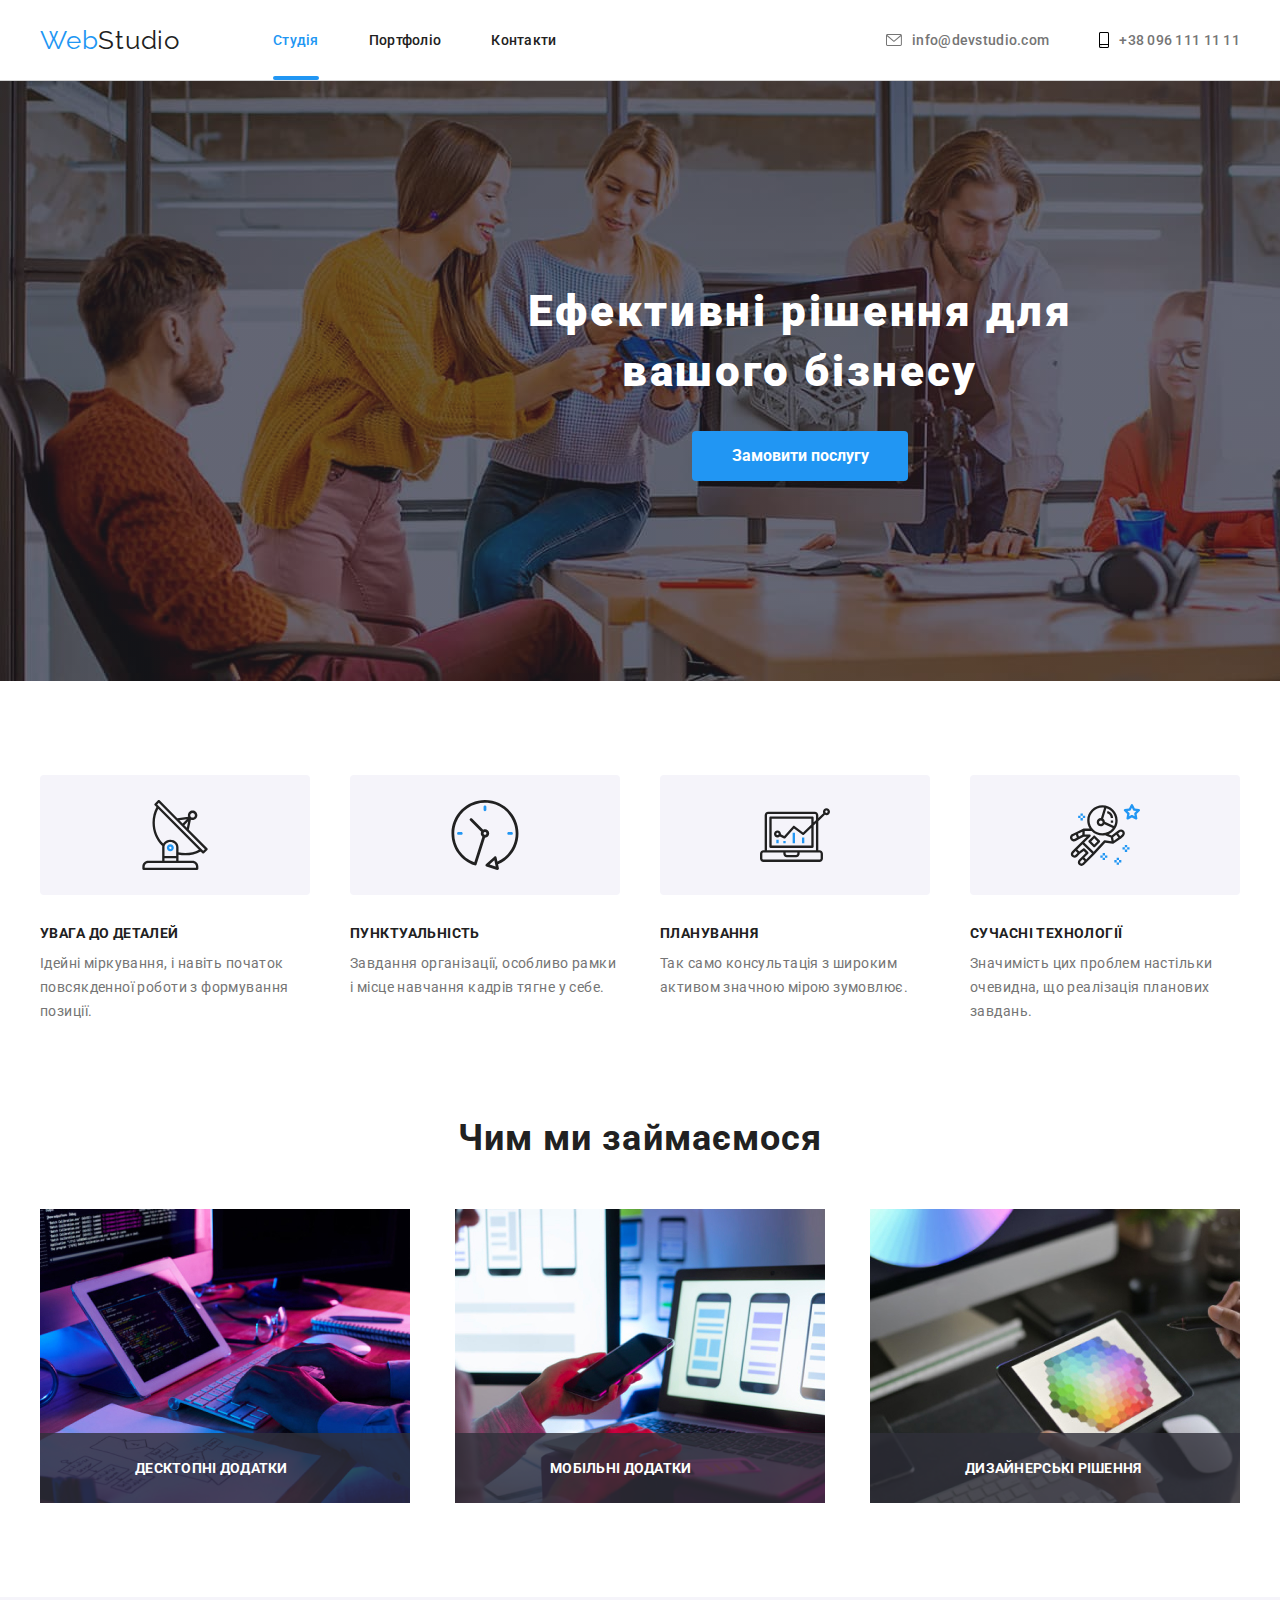
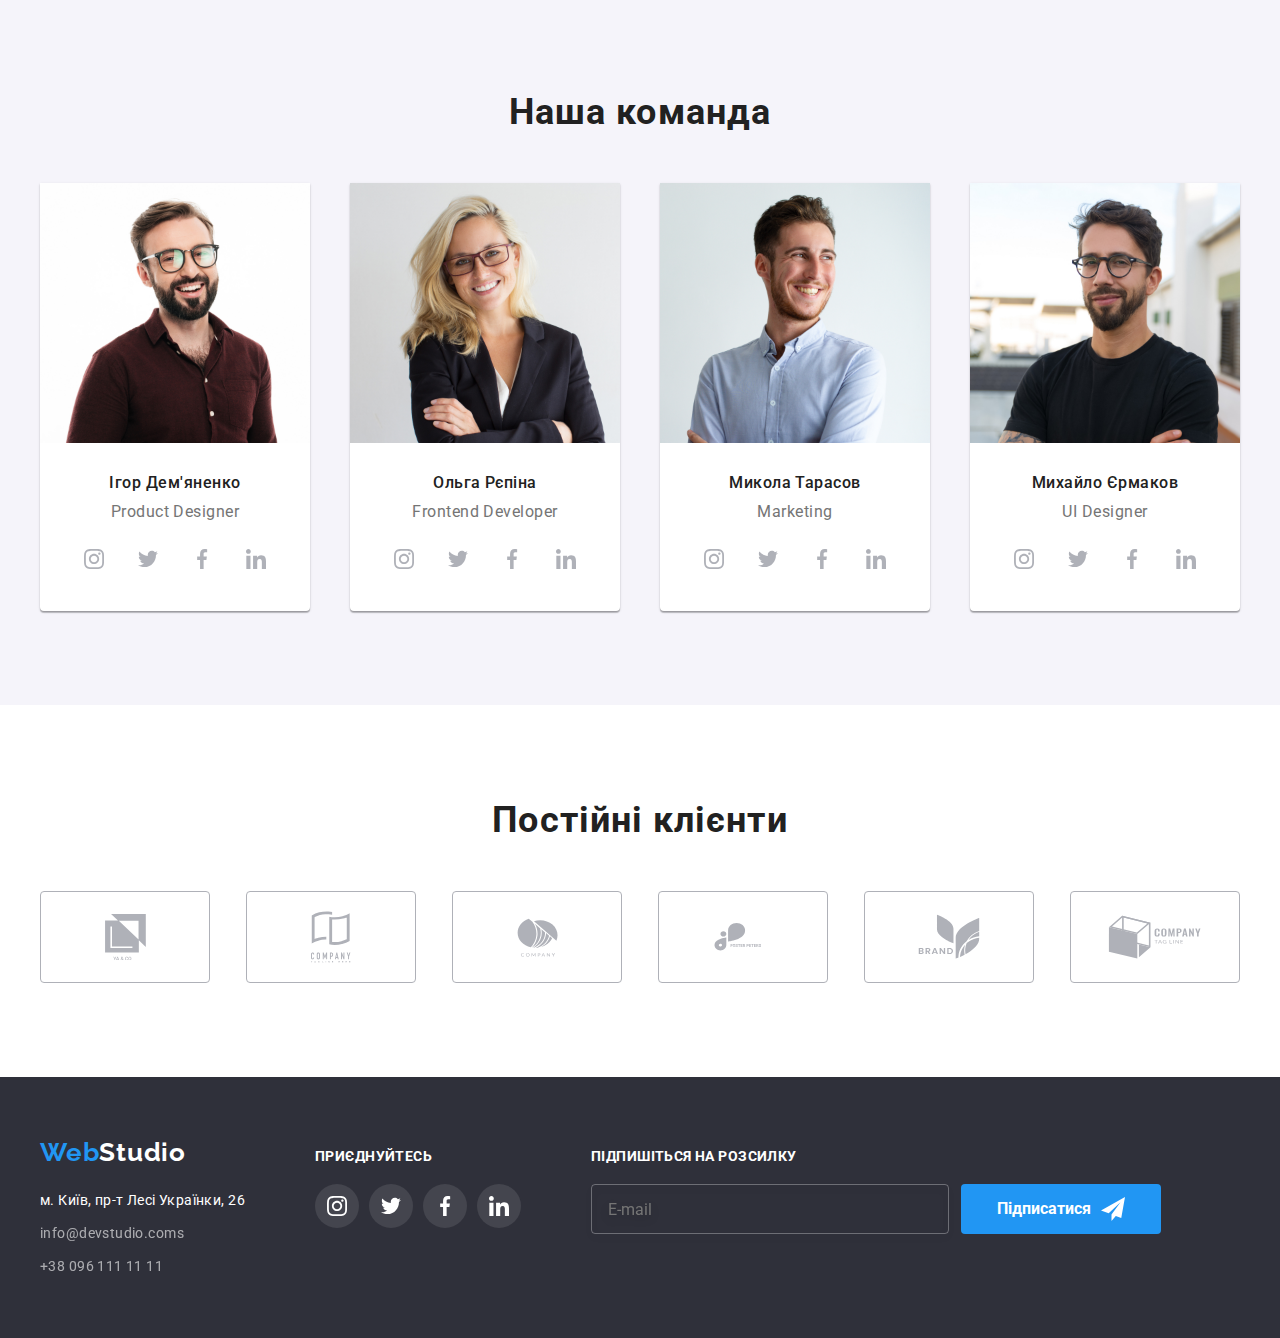
<file: index.html>
<!DOCTYPE html>
<html lang="uk">
  <head>
    <meta charset="UTF-8" />
    <meta http-equiv="X-UA-Compatible" content="IE=edge" />
    <meta name="viewport" content="width=device-width, initial-scale=1.0" />
    <link
      rel="stylesheet"
      href="https://cdnjs.cloudflare.com/ajax/libs/modern-normalize/1.1.0/modern-normalize.min.css"
    />
    <link rel="stylesheet" href="./styles/main.min.css" />
    <link rel="preconnect" href="https://fonts.googleapis.com" />
    <link rel="preconnect" href="https://fonts.gstatic.com" crossorigin />
    <link
      href="https://fonts.googleapis.com/css2?family=Raleway:wght@700&family=Roboto:ital,wght@0,400;0,500;0,700;0,900;1,100&display=swap"
      rel="stylesheet"
    />
    <title>Document</title>
  </head>
  <body>
    <!-- Header-->

    <header class="main-header">
      <div class="container container-flex main-header-container">
        <nav class="flex-center-items flex-1">
          <a class="address-links logo font-700" href="./index.html"
            ><span class="span-blue">Web</span>Studio</a
          >

          <ul class="list-style-none flex-center-items">
            <li class="nav-li">
              <a
                class="address-links link-nav main-header-links span-blue padding-32px block"
                href="./index.html"
                >Студія</a
              >
            </li>

            <li class="nav-li">
              <a
                class="address-links link-nav main-header-links padding-32px flex-link"
                href="./portfolio.html"
                >Портфоліо</a
              >
            </li>

            <li class="nav-li">
              <a
                class="address-links link-nav main-header-links padding-32px flex-link"
                href=""
                >Контакти</a
              >
            </li>
          </ul>
        </nav>

        <!--contact menu-->

        <ul class="list-style-none flex-center-items auth-nav">
          <li class="item">
            <a
              class="address-links link-nav email-header main-header-links padding-32px flex-link"
              href="mailto:info@devstudio.com"
            >
              <svg class="icon grey-color" width="16" height="12">
                <use href="./images/icons.svg#icon-email-icon-optimized"></use>
              </svg>

              info@devstudio.com
            </a>
          </li>
          <li class="item">
            <a
              class="address-links link-nav tel-header main-header-links padding-32px flex-link"
              href="tel:+380961111111"
            >
              <svg class="icon" width="10" height="16">
                <use href="./images/icons.svg#icon-smart"></use>
              </svg>
              +38 096 111 11 11</a
            >
          </li>
        </ul>
      </div>
    </header>

    <main>
      <!--Hero-->

      <section class="main-page overlay">
        <div class="hero-container container">
          <h1 class="main-page-text">
            Ефективні рішення для<br />
            вашого бізнесу
          </h1>
          <button data-modal-open type="button" class="main-page-button">
            Замовити послугу
          </button>
        </div>
      </section>

      <!--our advantage-->

      <section class="section-advantage section">
        <div class="container">
          <h2 class="title-hide">Наші принципи</h2>
          <ul
            class="flex list-style-none main-section-list main-section-list-card"
          >
            <li class="w-270px">
              <div class="advantage-card mb-30px">
                <svg class="icon" width="70" height="70">
                  <use href="./images/icons.svg#icon-antenna"></use>
                </svg>
              </div>

              <h2 class="main-section-list-title">УВАГА ДО ДЕТАЛЕЙ</h2>

              <p class="main-section-list-paragraph">
                Ідейні міркування, і навіть початок повсякденної роботи з
                формування позиції.
              </p>
            </li>

            <li class="w-270px">
              <div class="advantage-card mb-30px">
                <svg class="icon" width="70" height="70">
                  <use href="./images/icons.svg#icon-clock"></use>
                </svg>
              </div>

              <h2 class="main-section-list-title">ПУНКТУАЛЬНІСТЬ</h2>
              <p class="main-section-list-paragraph">
                Завдання організації, особливо рамки і місце навчання кадрів
                тягне у себе.
              </p>
            </li>

            <li class="w-270px">
              <div class="advantage-card mb-30px">
                <svg class="icon" width="70" height="70">
                  <use href="./images/icons.svg#icon-diagram"></use>
                </svg>
              </div>

              <h2 class="main-section-list-title">ПЛАНУВАННЯ</h2>
              <p class="main-section-list-paragraph">
                Так само консультація з широким активом значною мірою зумовлює.
              </p>
            </li>
            <li class="w-270px">
              <div class="advantage-card mb-30px">
                <svg class="icon" width="70" height="70">
                  <use href="./images/icons.svg#icon-astronaut"></use>
                </svg>
              </div>

              <h2 class="main-section-list-title">СУЧАСНІ ТЕХНОЛОГІЇ</h2>
              <p class="main-section-list-paragraph">
                Значимість цих проблем настільки очевидна, що реалізація
                планових завдань.
              </p>
            </li>
          </ul>
        </div>
      </section>

      <!--What we are doing?-->

      <section class="section padding-top-0px">
        <div class="container">
          <h2 class="work-example-title text-black-color text-aling">
            Чим ми займаємося
          </h2>
          <ul class="flex list-style-none work-example-list">
            <li class="work-example__li w-370px">
              <img
                class="img-block"
                src="./images/img_1.jpg"
                alt="Десктопні додатки, мобільні додатки та дизайнерські рішення"
              />
              <div class="work-example__textoverlay">
                <p>Десктопні додатки</p>
              </div>
            </li>
            <li class="work-example__li w-370px">
              <img
                class="img-block"
                src="./images/img_2.jpg"
                alt="розробліємо інтерфейс додатку"
              />
              <div class="work-example__textoverlay">
                <p>Мобільні додатки</p>
              </div>
            </li>
            <li class="work-example__li w-370px">
              <img
                class="img-block"
                src="./images/img_3.jpg"
                alt="дизайн додатку"
              />
              <div class="work-example__textoverlay">
                <p>Дизайнерські рішення</p>
              </div>
            </li>
          </ul>
        </div>
      </section>

      <!--our team-->

      <section class="section our-team backgroud-color">
        <div class="container">
          <h2 class="our-team-title font-700 text-black-color">Наша команда</h2>
          <ul class="list-style-none flex just-cont-sp">
            <!-- TEAM CARDS -->
            <li class="team-card w-270px">
              <img
                class="mb-30px img-block"
                src="./images/igor.jpg"
                alt="Ігор Дем'яненко"
                width="270"
              />
              <h3 class="our-team-names">Ігор Дем'яненко</h3>
              <p lang="en" class="our-team-position">Product Designer</p>

              <!-- LINKS SVG -->
              <ul class="social-links list-style-none">
                <li>
                  <a class="icon-link" href="#" aria-label="instagram">
                    <svg
                      class="icon-team-link static-color"
                      width="20"
                      height="20"
                    >
                      <use href="./images/icons.svg#icon-instagram"></use>
                    </svg>
                  </a>
                </li>

                <li>
                  <a class="icon-link" href="#" aria-label="twitter">
                    <svg
                      class="icon-team-link static-color"
                      width="20"
                      height="20"
                    >
                      <use href="./images/icons.svg#icon-twitter"></use>
                    </svg>
                  </a>
                </li>

                <li>
                  <a class="icon-link" href="#" aria-label="facebook">
                    <svg
                      class="icon-team-link static-color"
                      width="20"
                      height="20"
                    >
                      <use href="./images/icons.svg#icon-facebook"></use>
                    </svg>
                  </a>
                </li>

                <li>
                  <a class="icon-link" href="#" aria-label="linkedln">
                    <svg
                      class="icon-team-link static-color"
                      width="20"
                      height="20"
                    >
                      <use href="./images/icons.svg#icon-linkedin"></use>
                    </svg>
                  </a>
                </li>
              </ul>
            </li>

            <!-- TEAM CARD -->
            <li class="team-card w-270px">
              <img
                class="mb-30px img-block"
                src="./images/olga.jpg"
                alt="Ольга Рєпіна"
                width="270"
              />
              <h3 class="our-team-names">Ольга Рєпіна</h3>
              <p lang="en" class="our-team-position">Frontend Developer</p>
              <!-- LINKS SVG -->
              <ul class="social-links list-style-none">
                <li>
                  <a class="icon-link" href="#" aria-label="instagram">
                    <svg
                      class="icon-team-link static-color"
                      width="20"
                      height="20"
                    >
                      <use href="./images/icons.svg#icon-instagram"></use>
                    </svg>
                  </a>
                </li>

                <li>
                  <a class="icon-link" href="#" aria-label="twitter">
                    <svg
                      class="icon-team-link static-color"
                      width="20"
                      height="20"
                    >
                      <use href="./images/icons.svg#icon-twitter"></use>
                    </svg>
                  </a>
                </li>

                <li>
                  <a class="icon-link" href="#" aria-label="facebook">
                    <svg
                      class="icon-team-link static-color"
                      width="20"
                      height="20"
                    >
                      <use href="./images/icons.svg#icon-facebook"></use>
                    </svg>
                  </a>
                </li>

                <li>
                  <a class="icon-link" href="#" aria-label="linkedln">
                    <svg
                      class="icon-team-link static-color"
                      width="20"
                      height="20"
                    >
                      <use href="./images/icons.svg#icon-linkedin"></use>
                    </svg>
                  </a>
                </li>
              </ul>
            </li>

            <!-- TEAM CARD -->
            <li class="team-card w-270px">
              <img
                class="mb-30px img-block"
                src="./images/mucola.jpg"
                alt="Микола Тарасов"
                width="270"
              />
              <h3 class="our-team-names">Микола Тарасов</h3>
              <p lang="en" class="our-team-position">Marketing</p>
              <!-- LINKS-ICON -->
              <ul class="social-links list-style-none">
                <li>
                  <a class="icon-link" href="#" aria-label="instagram">
                    <svg
                      class="icon-team-link static-color"
                      width="20"
                      height="20"
                    >
                      <use href="./images/icons.svg#icon-instagram"></use>
                    </svg>
                  </a>
                </li>

                <li>
                  <a class="icon-link" href="#" aria-label="twitter">
                    <svg
                      class="icon-team-link static-color"
                      width="20"
                      height="20"
                    >
                      <use href="./images/icons.svg#icon-twitter"></use>
                    </svg>
                  </a>
                </li>

                <li>
                  <a class="icon-link" href="#" aria-label="facebook">
                    <svg
                      class="icon-team-link static-color"
                      width="20"
                      height="20"
                    >
                      <use href="./images/icons.svg#icon-facebook"></use>
                    </svg>
                  </a>
                </li>

                <li>
                  <a class="icon-link" href="#" aria-label="linkedln">
                    <svg
                      class="icon-team-link static-color"
                      width="20"
                      height="20"
                    >
                      <use href="./images/icons.svg#icon-linkedin"></use>
                    </svg>
                  </a>
                </li>
              </ul>
            </li>

            <!-- TEAM CARD -->
            <li class="team-card w-270px">
              <img
                class="mb-30px img-block"
                src="./images/mihail.jpg"
                alt="Михайло Єрмаков"
                width="270"
              />
              <h3 class="our-team-names">Михайло Єрмаков</h3>
              <p lang="en" class="our-team-position">UI Designer</p>

              <!-- LINKS SVG -->
              <ul class="social-links list-style-none">
                <li>
                  <a class="icon-link" href="#" aria-label="instagram">
                    <svg
                      class="icon-team-link static-color"
                      width="20"
                      height="20"
                    >
                      <use href="./images/icons.svg#icon-instagram"></use>
                    </svg>
                  </a>
                </li>

                <li>
                  <a class="icon-link" href="#" aria-label="twitter">
                    <svg
                      class="icon-team-link static-color"
                      width="20"
                      height="20"
                    >
                      <use href="./images/icons.svg#icon-twitter"></use>
                    </svg>
                  </a>
                </li>

                <li>
                  <a class="icon-link" href="#" aria-label="facebook">
                    <svg
                      class="icon-team-link static-color"
                      width="20"
                      height="20"
                    >
                      <use href="./images/icons.svg#icon-facebook"></use>
                    </svg>
                  </a>
                </li>

                <li>
                  <a class="icon-link" href="#" aria-label="linkedln">
                    <svg
                      class="icon-team-link static-color"
                      width="20"
                      height="20"
                    >
                      <use href="./images/icons.svg#icon-linkedin"></use>
                    </svg>
                  </a>
                </li>
              </ul>
            </li>
          </ul>
        </div>
      </section>

      <!--our-clients-->
      <section class="our-clients p-94px">
        <div class="container">
          <h2 class="our-team-title font-700 text-black-color">
            Постійні клієнти
          </h2>

          <ul class="flex list-style-none work-example-list gap-30px">
            <!--one-->
            <li>
              <a class="link-clients flex" href="">
                <svg
                  class="link-clients-logo static-color"
                  width="41"
                  height="46.7"
                >
                  <use href="./images/icons.svg#client-1"></use>
                </svg>
              </a>
            </li>
            <!--two-->
            <li>
              <a class="link-clients flex" href="">
                <svg
                  class="link-clients-logo static-color"
                  width="40"
                  height="52"
                >
                  <use href="./images/icons.svg#client-2"></use>
                </svg>
              </a>
            </li>
            <!--three-->
            <li>
              <a class="link-clients flex" href="">
                <svg
                  class="link-clients-logo static-color"
                  width="41"
                  height="46.7"
                >
                  <use href="./images/icons.svg#client-3"></use>
                </svg>
              </a>
            </li>
            <!--four-->
            <li>
              <a class="link-clients flex" href="">
                <svg
                  class="link-clients-logo static-color"
                  width="84.44"
                  height="40.62"
                >
                  <use href="./images/icons.svg#client-4"></use>
                </svg>
              </a>
            </li>
            <!--five-->
            <li>
              <a class="link-clients flex" href="">
                <svg
                  class="link-clients-logo static-color"
                  width="62.54"
                  height="45.43"
                >
                  <use href="./images/icons.svg#client-5"></use>
                </svg>
              </a>
            </li>
            <!--fix-->
            <li>
              <a class="link-clients flex" href="">
                <svg
                  class="link-clients-logo static-color"
                  width="93.79"
                  height="43.93"
                >
                  <use href="./images/icons.svg#client-6"></use>
                </svg>
              </a>
            </li>
          </ul>
        </div>
      </section>
    </main>

    <!--Contact information-->

    <footer class="footer">
      <div class="container flex gap-70px footer-container">
        <div>
          <a class="logo" href=""><span class="span-blue">Web</span>Studio </a>

          <address class="footer-address">
            <ul class="list-style-none">
              <li class="item-footer">
                <a
                  class="address-links text-white-color"
                  href="https://www.google.com/maps/place/Lesi+Ukrainky+Blvd,+26,+Kyiv,+Ukraine,+02000/@50.4270183,30.5396073,3a,75y,240.65h,90t/data=!3m4!1e1!3m2!1smcVtNysL1uE3tpJzUcDMwA!2e0!4m2!3m1!1s0x40d4cf0e033ecbe9:0x57a4dffefec77da0?sa=X&ved=2ahUKEwjeqsyV_9P8AhXHl4sKHWf-DNIQxB16BAgYEAM"
                  >м. Київ, пр-т Лесі Українки, 26</a
                >
              </li>

              <li class="item-footer">
                <a
                  class="address-links text-white-color opasity-whit-60"
                  href="emailto:info@devstudio.com"
                  >info@devstudio.coms
                </a>
              </li>

              <li class="item-footer">
                <a
                  class="address-links text-white-color opasity-whit-60"
                  href="tel:+380961111111"
                  >+38 096 111 11 11</a
                >
              </li>
            </ul>
          </address>
        </div>

        <div>
          <span class="form-title">приєднуйтесь</span>
          <ul class="social-links-form list-style-none">
            <li>
              <a class="icon-link-footer" href="#" aria-label="instagram">
                <svg
                  class="icon-team-link static-color-footer"
                  width="20"
                  height="20"
                >
                  <use href="./images/icons.svg#icon-instagram"></use>
                </svg>
              </a>
            </li>

            <li>
              <a class="icon-link-footer" href="#" aria-label="twitter">
                <svg
                  class="icon-team-link static-color-footer"
                  width="20"
                  height="20"
                >
                  <use href="./images/icons.svg#icon-twitter"></use>
                </svg>
              </a>
            </li>

            <li>
              <a class="icon-link-footer" href="#" aria-label="facebook">
                <svg
                  class="icon-team-link static-color-footer"
                  width="20"
                  height="20"
                >
                  <use href="./images/icons.svg#icon-facebook"></use>
                </svg>
              </a>
            </li>

            <li>
              <a class="icon-link-footer" href="#" aria-label="linkedln">
                <svg
                  class="icon-team-link static-color-footer"
                  width="20"
                  height="20"
                >
                  <use href="./images/icons.svg#icon-linkedin"></use>
                </svg>
              </a>
            </li>
          </ul>
        </div>

        <!--inputs-->
        <div class="footer-email-input">
          <span class="form-title">Підпишіться на розсилку</span>
          <form class="form-email">
            <input
              class="form-input"
              type="email"
              placeholder="E-mail"
              name="form-input"
            />
            <button class="footer-button" type="submit">
              Підписатися
              <svg class="svg-sent" width="24" height="24">
                <use href="./images/icons.svg#sent-button"></use>
              </svg>
            </button>
          </form>
        </div>
      </div>
    </footer>

    <!--modal form-->

    <div data-modal class="backdrop is-hidden">
      <div class="modal">
        <button class="modal__button" data-modal-close>
          <svg class="icon-close" width="30" height="30">
            <use href="./images/icons.svg#icon-close"></use>
          </svg>
        </button>
        <!--form-->

        <form class="modal-form">
          <strong class="form-modal-title">
            Залиште свої дані, ми вам передзвонимо
          </strong>
          <label class="modal-label">
            <span class="modal-comment">Ім'я</span>
            <input class="modal-input" type="text" name="name" />
            <svg class="modal-icon" width="12" height="12">
              <use href="./images/icons.svg#modal-person"></use>
            </svg>
          </label>

          <label class="modal-label">
            <span class="modal-comment">Телефон</span>
            <input class="modal-input" type="tel" name="tel" />
            <svg class="modal-icon" width="12" height="12">
              <use href="./images/icons.svg#modal-telefon"></use>
            </svg>
          </label>

          <label class="modal-label">
            <span class="modal-comment">Пошта</span>
            <input class="modal-input" type="email" name="email" />
            <svg class="modal-icon" width="12" height="12">
              <use href="./images/icons.svg#modal-email"></use>
            </svg>
          </label>

          <label class="modal-label">
            <span class="modal-comment">Коментар</span>

            <textarea
              class="modal-input-textarea"
              placeholder="Введіть текст"
              name="comment"
            ></textarea>
          </label>

          <label class="modal-label-checkbox">
            <input
              class="modal-checkbox"
              type="checkbox"
              name="checkbos-condotion"
            />
            <span class="checkbox-custom">
              <svg class="checkbox-icon" width="16" height="15">
                <use href="./images/icons.svg#checkbox-icon"></use>
              </svg>
            </span>
            <span class="modal-comment-link"
              >Погоджуюся з розсилкою та приймаю
              <a href="">Умови договору</a></span
            >
          </label>
          <button class="modal-form-button" type="submit">Відправити</button>
        </form>
      </div>
    </div>

    <script src="./modal.js"></script>
  </body>
</html>
</file>
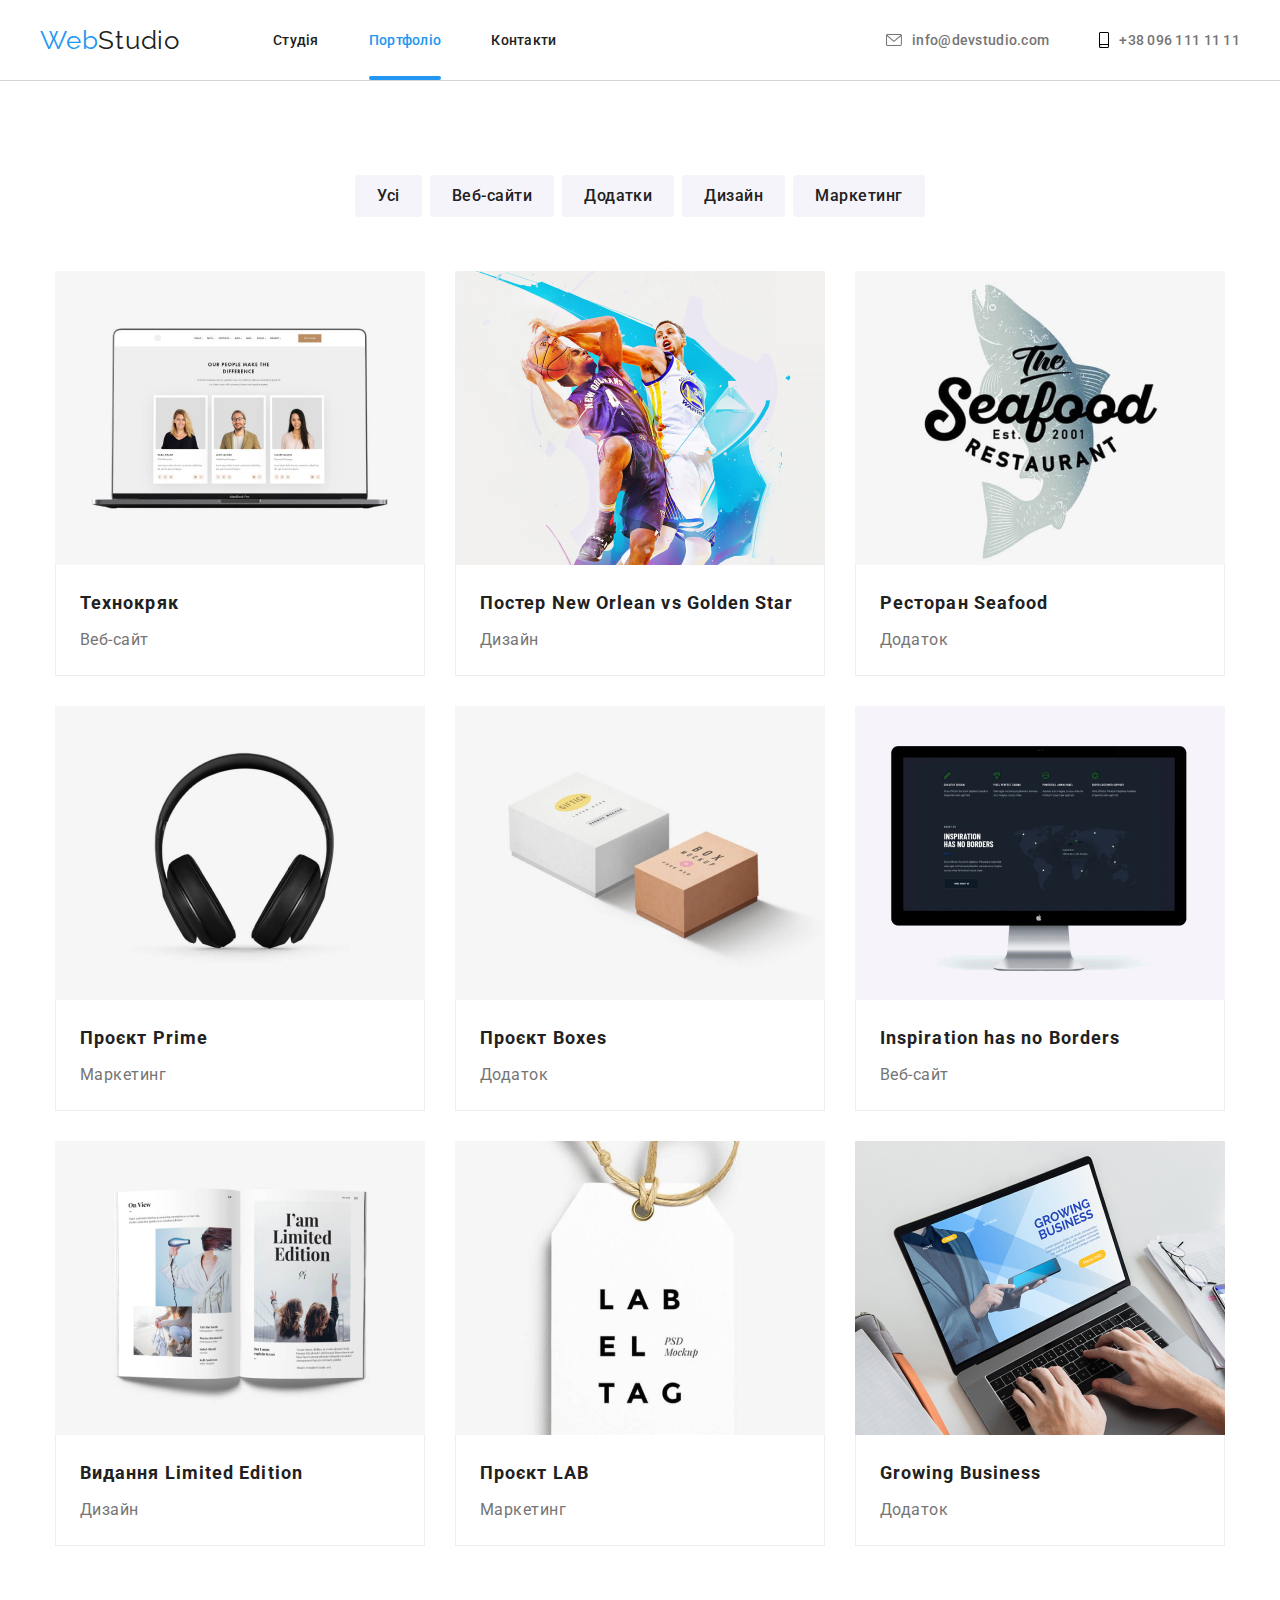
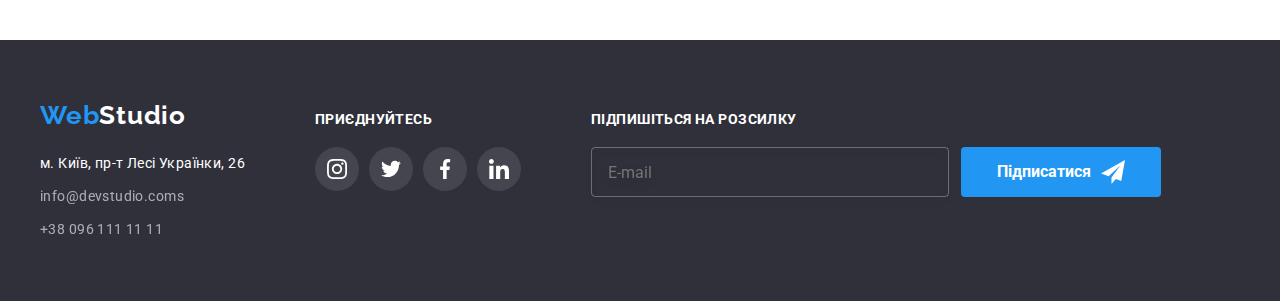
<file: portfolio.html>
<!DOCTYPE html>
<html lang="uk">
  <head>
    <meta charset="UTF-8" />
    <meta http-equiv="X-UA-Compatible" content="IE=edge" />
    <meta name="viewport" content="width=device-width, initial-scale=1.0" />
    <link
      rel="stylesheet"
      href="https://cdnjs.cloudflare.com/ajax/libs/modern-normalize/1.1.0/modern-normalize.min.css"
    />
    <link rel="stylesheet" href="./styles/main.min.css" />
    <link rel="preconnect" href="https://fonts.googleapis.com" />
    <link rel="preconnect" href="https://fonts.gstatic.com" crossorigin />
    <link
      href="https://fonts.googleapis.com/css2?family=Raleway:wght@700&family=Roboto:ital,wght@0,400;0,500;0,700;0,900;1,100&display=swap"
      rel="stylesheet"
    />
    <title>Document</title>
  </head>
  <body>
    <!--Header-menu-->

    <header class="main-header header-portfolio">
      <div class="container container-flex main-header-container">
        <nav class="flex-center-items flex-1">
          <a class="address-links logo" href="./index.html"
            ><span class="span-blue">Web</span>Studio</a
          >
          <ul class="list-style-none flex-center-items">
            <li class="nav-li">
              <a
                class="address-links link-nav main-header-links padding-32px block"
                href="./index.html"
                >Студія</a
              >
            </li>

            <li class="nav-li">
              <a
                class="address-links link-nav main-header-links span-blue padding-32px block"
                href="./portfolio.html"
                >Портфоліо</a
              >
            </li>

            <li class="nav-li">
              <a
                class="address-links link-nav main-header-links padding-32px block"
                href=""
                >Контакти</a
              >
            </li>
          </ul>
        </nav>

        <!--contact menu-->

        <ul class="list-style-none flex-center-items auth-nav">
          <li class="item">
            <a
              data-modal-open
              class="address-links link-nav email-header main-header-links padding-32px flex-link"
              href="mailto:info@devstudio.com"
            >
              <svg class="icon grey-color" width="16" height="12">
                <use href="./images/icons.svg#icon-email-icon-optimized"></use>
              </svg>

              info@devstudio.com
            </a>
          </li>
          <li class="item">
            <a
              class="address-links link-nav tel-header main-header-links padding-32px flex-link"
              href="tel:+380961111111"
            >
              <svg class="icon" width="10" height="16">
                <use href="./images/icons.svg#icon-smart"></use>
              </svg>
              +38 096 111 11 11</a
            >
          </li>
        </ul>
      </div>
    </header>

    <main>
      <!--Buttons-->

      <section class="main-buttons-portfolio">
        <div class="container-portfolio">
          <h1 class="title-hide">Приклад робіт</h1>
          <ul class="main-button-list-portfolio list-style-none">
            <li>
              <button
                class="portfolio-button font-500 text-black-color"
                type="button"
              >
                Усі
              </button>
            </li>
            <li>
              <button
                class="portfolio-button font-500 text-black-color"
                type="button"
              >
                Веб-сайти
              </button>
            </li>
            <li>
              <button
                class="portfolio-button font-500 text-black-color"
                type="button"
              >
                Додатки
              </button>
            </li>
            <li>
              <button
                class="portfolio-button font-500 text-black-color"
                type="button"
              >
                Дизайн
              </button>
            </li>
            <li>
              <button
                class="portfolio-button font-500 text-black-color"
                type="button"
              >
                Маркетинг
              </button>
            </li>
          </ul>

          <!--Examples-->

          <ul class="our-examples list-style-none">
            <li class="list-element">
              <a class="list__link" href="">
                <img
                  class="img-block"
                  src="./images/techno_1.jpg"
                  alt="Технокряк"
                />
                <div class="text-overlay">
                  <p>
                    Ресурс пропонує комплексні пропозиції з різним рівнем
                    функціоналу та сервісів. Все це дозволить відвідувачу
                    отримати вичерпні відомості про компанію чи приватну особу.
                  </p>
                </div>
                <div class="h2-p">
                  <h2 class="img-title font-size-18 text-black-color mb-4">
                    Технокряк
                  </h2>
                  <p class="img-paragraph text-grey-color font-400">Веб-сайт</p>
                </div>
              </a>
            </li>

            <li class="list-element">
              <a class="list__link" href="">
                <img
                  class="img-block"
                  src="./images/backetball_2.jpg"
                  alt="Постер New Orlean vs Golden Star"
                />
                <div class="text-overlay">
                  <p>
                    Ресурс пропонує комплексні пропозиції з різним рівнем
                    функціоналу та сервісів. Все це дозволить відвідувачу
                    отримати вичерпні відомості про компанію чи приватну особу.
                  </p>
                </div>
                <div class="h2-p">
                  <h2 class="img-title font-size-18 text-black-color mb-4">
                    Постер <span lang="en">New Orlean vs Golden Star</span>
                  </h2>
                  <p class="img-paragraph text-grey-color font-400">Дизайн</p>
                </div>
              </a>
            </li>

            <li class="list-element">
              <a class="list__link" href="">
                <img
                  class="img-block"
                  src="./images/seafood_3.jpg"
                  alt="Ресторан Seafood"
                />
                <div class="text-overlay">
                  <p>
                    Ресурс пропонує комплексні пропозиції з різним рівнем
                    функціоналу та сервісів. Все це дозволить відвідувачу
                    отримати вичерпні відомості про компанію чи приватну особу.
                  </p>
                </div>
                <div class="h2-p">
                  <h2 class="img-title font-size-18 text-black-color mb-4">
                    Ресторан <span lang="en">Seafood</span>
                  </h2>
                  <p class="img-paragraph text-grey-color font-400">Додаток</p>
                </div>
              </a>
            </li>

            <li class="list-element">
              <a class="list__link" href="">
                <img
                  class="img-block"
                  src="./images/airpods_4.jpg"
                  alt="Проєкт Prime"
                />
                <div class="text-overlay">
                  <p>
                    Ресурс пропонує комплексні пропозиції з різним рівнем
                    функціоналу та сервісів. Все це дозволить відвідувачу
                    отримати вичерпні відомості про компанію чи приватну особу.
                  </p>
                </div>
                <div class="h2-p">
                  <h2 class="img-title font-size-18 text-black-color mb-4">
                    Проєкт <span lang="en">Prime</span>
                  </h2>
                  <p class="img-paragraph text-grey-color font-400">
                    Маркетинг
                  </p>
                </div>
              </a>
            </li>

            <li class="list-element">
              <a class="list__link" href="">
                <img
                  class="img-block"
                  src="images/boxes_6.jpg"
                  alt="Проєкт Boxes"
                />
                <div class="text-overlay">
                  <p>
                    Ресурс пропонує комплексні пропозиції з різним рівнем
                    функціоналу та сервісів. Все це дозволить відвідувачу
                    отримати вичерпні відомості про компанію чи приватну особу.
                  </p>
                </div>
                <div class="h2-p">
                  <h2 class="img-title font-size-18 text-black-color mb-4">
                    Проєкт <span lang="en">Boxes</span>
                  </h2>
                  <p class="img-paragraph text-grey-color font-400">Додаток</p>
                </div>
              </a>
            </li>

            <li class="list-element">
              <a class="list__link" href="">
                <img
                  class="img-block"
                  src="./images/computers_7.jpg"
                  alt="Inspiration has no Borders"
                />
                <div class="text-overlay">
                  <p>
                    Ресурс пропонує комплексні пропозиції з різним рівнем
                    функціоналу та сервісів. Все це дозволить відвідувачу
                    отримати вичерпні відомості про компанію чи приватну особу.
                  </p>
                </div>
                <div class="h2-p">
                  <h2
                    class="img-title font-size-18 text-black-color mb-4"
                    lang="en"
                  >
                    Inspiration has no Borders
                  </h2>
                  <p class="img-paragraph text-grey-color font-400">Веб-сайт</p>
                </div>
              </a>
            </li>

            <li class="list-element">
              <a class="list__link" href="">
                <img
                  class="img-block"
                  src="./images/magazine_8.jpg"
                  alt="Видання Limited Edition"
                />
                <div class="text-overlay">
                  <p>
                    Ресурс пропонує комплексні пропозиції з різним рівнем
                    функціоналу та сервісів. Все це дозволить відвідувачу
                    отримати вичерпні відомості про компанію чи приватну особу.
                  </p>
                </div>
                <div class="h2-p">
                  <h2 class="img-title font-size-18 text-black-color mb-4">
                    Видання <span lang="en">Limited Edition</span>
                  </h2>
                  <p class="img-paragraph text-grey-color font-400">Дизайн</p>
                </div>
              </a>
            </li>

            <li class="list-element">
              <a class="list__link" href="">
                <img
                  class="img-block"
                  src="./images/label_9.jpg"
                  alt="Проєкт LAB"
                />
                <div class="text-overlay">
                  <p>
                    Ресурс пропонує комплексні пропозиції з різним рівнем
                    функціоналу та сервісів. Все це дозволить відвідувачу
                    отримати вичерпні відомості про компанію чи приватну особу.
                  </p>
                </div>
                <div class="h2-p">
                  <h2 class="img-title font-size-18 text-black-color mb-4">
                    Проєкт <span lang="en">LAB</span>
                  </h2>
                  <p class="img-paragraph text-grey-color font-400">
                    Маркетинг
                  </p>
                </div>
              </a>
            </li>

            <li>
              <a class="list__link" href="">
                <img
                  class="img-block"
                  src="./images/laptop_10.jpg"
                  alt="Growing Business"
                />
                <div class="text-overlay">
                  <p>
                    Ресурс пропонує комплексні пропозиції з різним рівнем
                    функціоналу та сервісів. Все це дозволить відвідувачу
                    отримати вичерпні відомості про компанію чи приватну особу.
                  </p>
                </div>
                <div class="h2-p">
                  <h2
                    class="img-title font-size-18 text-black-color mb-4"
                    lang="en"
                  >
                    Growing Business
                  </h2>
                  <p class="img-paragraph text-grey-color font-400">Додаток</p>
                </div>
              </a>
            </li>
          </ul>
        </div>
      </section>
    </main>

    <!--Footer-->
    <footer class="footer">
      <div class="container flex gap-70px footer-container">
        <div>
          <a class="logo" href=""><span class="span-blue">Web</span>Studio </a>

          <address class="footer-address">
            <ul class="list-style-none">
              <li class="item-footer">
                <a
                  class="address-links text-white-color"
                  href="https://www.google.com/maps/place/Lesi+Ukrainky+Blvd,+26,+Kyiv,+Ukraine,+02000/@50.4270183,30.5396073,3a,75y,240.65h,90t/data=!3m4!1e1!3m2!1smcVtNysL1uE3tpJzUcDMwA!2e0!4m2!3m1!1s0x40d4cf0e033ecbe9:0x57a4dffefec77da0?sa=X&ved=2ahUKEwjeqsyV_9P8AhXHl4sKHWf-DNIQxB16BAgYEAM"
                  >м. Київ, пр-т Лесі Українки, 26</a
                >
              </li>

              <li class="item-footer">
                <a
                  class="address-links text-white-color opasity-whit-60"
                  href="emailto:info@devstudio.com"
                  >info@devstudio.coms
                </a>
              </li>

              <li class="item-footer">
                <a
                  class="address-links text-white-color opasity-whit-60"
                  href="tel:+380961111111"
                  >+38 096 111 11 11</a
                >
              </li>
            </ul>
          </address>
        </div>

        <div>
          <span class="form-title">приєднуйтесь</span>
          <ul class="social-links-form list-style-none">
            <li>
              <a class="icon-link-footer" href="#" aria-label="instagram">
                <svg
                  class="icon-team-link static-color-footer"
                  width="20"
                  height="20"
                >
                  <use href="./images/icons.svg#icon-instagram"></use>
                </svg>
              </a>
            </li>

            <li>
              <a class="icon-link-footer" href="#" aria-label="twitter">
                <svg
                  class="icon-team-link static-color-footer"
                  width="20"
                  height="20"
                >
                  <use href="./images/icons.svg#icon-twitter"></use>
                </svg>
              </a>
            </li>

            <li>
              <a class="icon-link-footer" href="#" aria-label="facebook">
                <svg
                  class="icon-team-link static-color-footer"
                  width="20"
                  height="20"
                >
                  <use href="./images/icons.svg#icon-facebook"></use>
                </svg>
              </a>
            </li>

            <li>
              <a class="icon-link-footer" href="#" aria-label="linkedln">
                <svg
                  class="icon-team-link static-color-footer"
                  width="20"
                  height="20"
                >
                  <use href="./images/icons.svg#icon-linkedin"></use>
                </svg>
              </a>
            </li>
          </ul>
        </div>

        <!--inputs-->
        <div class="footer-email-input">
          <span class="form-title">Підпишіться на розсилку</span>
          <form class="form-email">
            <input
              class="form-input"
              type="email"
              placeholder="E-mail"
              name="form-input"
            />
            <button class="footer-button" type="submit">
              Підписатися
              <svg class="svg-sent" width="24" height="24">
                <use href="./images/icons.svg#sent-button"></use>
              </svg>
            </button>
          </form>
        </div>
      </div>
    </footer>
  </body>
</html>
</file>
<file: styles/main.min.css>
:root{--text-black-color: #212121;--text-link-color: #2196f3;--text-white-color: #ffffff;--main-font-family: "Roboto", sans-serif;--text-grey-color: #757575;--main-background-darkblue: #2f303a;--cursor-pointer: pointer;--grey-color-buttons: #f5f4fa;--fill-color-svg-static: #afb1b8}body,html{margin:0;padding:0;font-family:var(--main-font-family);background-color:#fff}h1,h2,h3,h4,h5,h6,p{margin:0px}textarea{resize:none}.flex-center-items{display:-webkit-box;display:-ms-flexbox;display:flex;-webkit-box-align:center;-ms-flex-align:center;align-items:center}.flex-1{-webkit-box-flex:1;-ms-flex:1;flex:1}.font-400{font-weight:400}.font-500{font-weight:500}.font-size-14{font-size:14px}.logo{text-decoration:none;font-size:26px;font-family:"Raleway",sans-serif;line-height:1.1923076923;letter-spacing:.03em;margin-right:93px;padding-top:24px;padding-bottom:24px}header.main-header{border-bottom:.5px solid #d3d3d3}header.main-header .logo{color:var(--text-black-color);font-size:26px;line-height:1.1923076923;letter-spacing:.03em}.footer{background-color:var(--main-background-darkblue);padding-top:60px;padding-bottom:60px}.footer .container{display:-webkit-box;display:-ms-flexbox;display:flex}.footer .logo{color:var(--text-white-color);font-weight:700;font-size:26px;line-height:1.1923076923;letter-spacing:.03em}.list-style-none{list-style:none;padding-left:0;margin-top:0;margin-bottom:0}.nav-li:not(:last-child){margin-right:50px}.item:not(:last-child){margin-right:50px}.main-header-links{text-decoration:none;color:var(--text-black-color);font-size:14px;font-weight:500;line-height:1.1428571429;letter-spacing:.02em;position:relative}.main-header-links.span-blue::after{content:"";position:absolute;background-color:var(--text-link-color);display:block;height:4px;width:100%;border-radius:2px;bottom:0;left:0}.main-page{background-color:#2f303a;text-align:center;padding-top:200px;padding-bottom:200px}.main-page-text{color:var(--text-white-color);font-weight:900;font-size:44px;line-height:1.3636363636;letter-spacing:.06em;margin-top:0;margin-bottom:30px;margin-left:auto;margin-right:auto}.main-section-list{gap:30px;-webkit-box-pack:justify;-ms-flex-pack:justify;justify-content:space-between}.main-section-list .main-section-list-title{font-size:14px;color:var(--text-black-color);line-height:1.1428571429;letter-spacing:.03em;text-transform:uppercase;margin-bottom:10px}.main-section-list .main-section-list-paragraph{color:var(--text-grey-color);font-size:14px;line-height:1.7142857143;letter-spacing:.03em;margin-top:0;margin-bottom:0}.main-page-button{background-color:var(--text-link-color);color:var(--text-white-color);font-weight:700;font-size:16px;cursor:pointer;border-radius:4px;padding:10px 32px;width:216px;height:50px;border:1px solid rgba(0,0,0,0);-webkit-transition-property:background-color,-webkit-box-shadow;transition-property:background-color,-webkit-box-shadow;transition-property:background-color,box-shadow;transition-property:background-color,box-shadow,-webkit-box-shadow;-webkit-transition:ease-in 250ms;transition:ease-in 250ms;-webkit-transition-timing-function:cubic-bezier(0.4, 0, 0.2, 1);transition-timing-function:cubic-bezier(0.4, 0, 0.2, 1)}.main-page-button:hover,.main-page-button:focus{background-color:#188ce8;-webkit-box-shadow:0px 4px 4px rgba(0,0,0,.15);box-shadow:0px 4px 4px rgba(0,0,0,.15)}.work-example-title{font-size:36px;line-height:1.1666666667;letter-spacing:.03em;margin-top:0;margin-bottom:50px}.our-team .our-team-names{color:var(--text-black-color);text-align:center;font-size:16px;line-height:1.1875;text-align:center;letter-spacing:.03em;font-weight:500;margin-bottom:10px}.our-team .our-team-position{text-align:center;color:var(--text-grey-color);font-weight:400;font-size:16px;line-height:1.1875;text-align:center;letter-spacing:.03em;margin-top:0px}.our-team-title{font-size:36px;line-height:1.1666666667;text-align:center;letter-spacing:.03em;margin-bottom:50px}.span-blue{color:var(--text-link-color)}.footer-address{margin-top:20px}.footer-address .address-links{color:var(--text-white-color);text-decoration:none;font-size:14px;font-style:normal;line-height:1.7142857143;letter-spacing:.03em;-webkit-transition-property:color;transition-property:color;-webkit-transition:ease-in 250ms;transition:ease-in 250ms;-webkit-transition-timing-function:cubic-bezier(0.4, 0, 0.2, 1);transition-timing-function:cubic-bezier(0.4, 0, 0.2, 1)}.address-links{-webkit-transition-property:color;transition-property:color;-webkit-transition:ease-in 250ms;transition:ease-in 250ms;-webkit-transition-timing-function:cubic-bezier(0.4, 0, 0.2, 1);transition-timing-function:cubic-bezier(0.4, 0, 0.2, 1)}.address-links .icon{-webkit-transition-property:fill;transition-property:fill;-webkit-transition:ease-in 250ms;transition:ease-in 250ms;-webkit-transition-timing-function:cubic-bezier(0.4, 0, 0.2, 1);transition-timing-function:cubic-bezier(0.4, 0, 0.2, 1)}.address-links:hover,.address-links:focus{color:var(--text-link-color)}.address-links:hover .icon,.address-links:focus .icon{fill:var(--text-link-color)}.portfolio-button{font-size:16px;background-color:var(--grey-color-buttons);border:none;border-radius:4px;color:var(--text-black-color);cursor:pointer;font-size:16px;line-height:1.625;padding:8px 22px;-webkit-transition-property:background-color,-webkit-box-shadow;transition-property:background-color,-webkit-box-shadow;transition-property:background-color,box-shadow;transition-property:background-color,box-shadow,-webkit-box-shadow;-webkit-transition:ease-in 250ms;transition:ease-in 250ms;-webkit-transition-timing-function:cubic-bezier(0.4, 0, 0.2, 1);transition-timing-function:cubic-bezier(0.4, 0, 0.2, 1);text-align:center;letter-spacing:.03em}.portfolio-button:hover,.portfolio-button:focus{background-color:var(--text-link-color);color:var(--text-white-color);-webkit-box-shadow:0px 2px 2px 0px rgba(0,0,0,.1215686275);box-shadow:0px 2px 2px 0px rgba(0,0,0,.1215686275);-webkit-box-shadow:0px 1px 2px 0px rgba(0,0,0,.0784313725);box-shadow:0px 1px 2px 0px rgba(0,0,0,.0784313725);-webkit-box-shadow:0px 3px 1px 0px rgba(0,0,0,.1019607843);box-shadow:0px 3px 1px 0px rgba(0,0,0,.1019607843)}.img-title{font-weight:700;line-height:2;letter-spacing:.06em}.img-paragraph{font-size:16px;line-height:1.875;letter-spacing:.03em}.font-size-18{font-size:18px}.text-black-color{color:var(--text-black-color)}.text-grey-color{color:var(--text-grey-color)}.text-white-color{color:var(--text-white-color)}.opasity-whit-60{opacity:60%}.email-header{color:#757575}.tel-header{color:#757575}.container{max-width:1200px;margin:0 auto}.container-flex{display:-webkit-box;display:-ms-flexbox;display:flex;-webkit-box-pack:justify;-ms-flex-pack:justify;justify-content:space-between;-webkit-box-align:center;-ms-flex-align:center;align-items:center}.main-header-container{height:80px}.title-hide{margin-top:0;margin-bottom:0;height:0;opacity:0;margin-left:0}.flex{display:-webkit-box;display:-ms-flexbox;display:flex}.justify-content{-webkit-box-pack:justify;-ms-flex-pack:justify;justify-content:space-between}.work-example-list{margin-top:0;-webkit-box-pack:justify;-ms-flex-pack:justify;justify-content:space-between}.section-advantage{padding-top:94px}.text-aling{text-align:center}.backgroud-color{background-color:#f5f4fa}.padding-60px{padding-top:60px;padding-bottom:60px}footer .logo{margin:0;padding:0}.item-footer:not(:last-child){margin-bottom:9px}.just-cont-sp{-webkit-box-pack:justify;-ms-flex-pack:justify;justify-content:space-between}.our-team li{background-color:var(--text-white-color)}.main-header{border-bottom:1px solid #ececec}.team-card{-webkit-box-shadow:0px 1px 3px rgba(0,0,0,.12),0px 1px 1px rgba(0,0,0,.14),0px 2px 1px rgba(0,0,0,.2);box-shadow:0px 1px 3px rgba(0,0,0,.12),0px 1px 1px rgba(0,0,0,.14),0px 2px 1px rgba(0,0,0,.2);border-radius:0px 0px 4px 4px}.container-portfolio{max-width:1200px;margin:0 auto;padding:0 15px}.container-portfolio .main-button-list-portfolio{display:-webkit-box;display:-ms-flexbox;display:flex;-webkit-box-pack:center;-ms-flex-pack:center;justify-content:center;gap:8px;margin-bottom:54px}.our-examples{display:-webkit-box;display:-ms-flexbox;display:flex;-ms-flex-wrap:wrap;flex-wrap:wrap;gap:30px}.main-buttons-portfolio{padding-bottom:94px;padding-top:94px}.padding-32px{padding-top:32px;padding-bottom:32px}.section{padding-top:94px;padding-bottom:94px}.padding-top-0px{padding-top:0px}.mb-30px{margin-bottom:30px}.img-block{display:block;max-width:100%;height:auto}.h2-p{padding:20px 24px;width:370px;border-left:1px solid #eee;border-right:1px solid #eee;border-bottom:1px solid #eee}.mb-4{margin-bottom:4px}.w-270px{width:270px}.w-370px{width:370px}.block{display:block}.overlay{width:1600px;height:600px;margin-left:auto;margin-right:auto;background-image:-webkit-gradient(linear, left top, left bottom, from(rgba(47, 48, 58, 0.4)), to(rgba(47, 48, 58, 0.4))),url("../images/overlay.jpg");background-image:linear-gradient(rgba(47, 48, 58, 0.4), rgba(47, 48, 58, 0.4)),url("../images/overlay.jpg");background-size:cover;background-repeat:no-repeat;background-position:center}.flex-link{display:-webkit-box;display:-ms-flexbox;display:flex;-webkit-box-align:center;-ms-flex-align:center;align-items:center;gap:10px}.advantage-card{height:120px;background-color:#f5f4fa;border-radius:4px;display:-webkit-box;display:-ms-flexbox;display:flex;-webkit-box-align:center;-ms-flex-align:center;align-items:center;-webkit-box-pack:center;-ms-flex-pack:center;justify-content:center}.social-links{display:-webkit-box;display:-ms-flexbox;display:flex;gap:10px;-webkit-box-pack:center;-ms-flex-pack:center;justify-content:center;padding-top:16px;padding-bottom:30px}.social-links li{width:44px;height:44px;display:-webkit-box;display:-ms-flexbox;display:flex;-webkit-box-pack:center;-ms-flex-pack:center;justify-content:center;-webkit-box-align:center;-ms-flex-align:center;align-items:center}.grey-color{fill:var(--text-grey-color)}.icon-link{height:44px;width:44px;background-color:#fff;border-radius:50%;display:-webkit-box;display:-ms-flexbox;display:flex;-webkit-box-pack:center;-ms-flex-pack:center;justify-content:center;-webkit-box-align:center;-ms-flex-align:center;align-items:center;border:none;-webkit-transition-property:background-color,-webkit-box-shadow;transition-property:background-color,-webkit-box-shadow;transition-property:background-color,box-shadow;transition-property:background-color,box-shadow,-webkit-box-shadow;-webkit-transition:ease-in 250ms;transition:ease-in 250ms;-webkit-transition-timing-function:cubic-bezier(0.4, 0, 0.2, 1);transition-timing-function:cubic-bezier(0.4, 0, 0.2, 1)}.icon-team-link{-webkit-transition-property:fill;transition-property:fill;-webkit-transition:ease-in 250ms;transition:ease-in 250ms;-webkit-transition-timing-function:cubic-bezier(0.4, 0, 0.2, 1);transition-timing-function:cubic-bezier(0.4, 0, 0.2, 1)}.static-color{fill:var(--fill-color-svg-static)}.icon-link:hover,.icon-link:focus{background-color:var(--text-link-color)}.icon-link:hover .icon-team-link,.icon-link:focus .icon-team-link{fill:var(--text-white-color)}.link-clients{width:170px;height:92px;border-radius:4px;border:1px solid #afb1b8;display:-webkit-box;display:-ms-flexbox;display:flex;-webkit-box-pack:center;-ms-flex-pack:center;justify-content:center;-webkit-box-align:center;-ms-flex-align:center;align-items:center;outline:rgba(0,0,0,0);-webkit-transition-property:border-color;transition-property:border-color;-webkit-transition:ease-in 250ms;transition:ease-in 250ms;-webkit-transition-timing-function:cubic-bezier(0.4, 0, 0.2, 1);transition-timing-function:cubic-bezier(0.4, 0, 0.2, 1)}.link-clients-logo{-webkit-transition-property:fill;transition-property:fill;-webkit-transition:ease-in 250ms;transition:ease-in 250ms;-webkit-transition-timing-function:cubic-bezier(0.4, 0, 0.2, 1);transition-timing-function:cubic-bezier(0.4, 0, 0.2, 1)}.flex{display:-webkit-box;display:-ms-flexbox;display:flex}.link-clients:hover,.link-clients:focus{border-color:var(--text-link-color)}.link-clients:hover .link-clients-logo,.link-clients:focus .link-clients-logo{fill:var(--text-link-color)}.gap-30px{gap:30px}.h3-footer-link{font-family:var(--main-font-family);font-size:14px;color:var(--text-white-color);line-height:1.1428571429;letter-spacing:.03em;text-transform:uppercase}.icon-link-footer{height:44px;width:44px;background-color:#44454e;border-radius:50%;display:-webkit-box;display:-ms-flexbox;display:flex;-webkit-box-pack:center;-ms-flex-pack:center;justify-content:center;-webkit-box-align:center;-ms-flex-align:center;align-items:center;border:none;-webkit-transition-property:background-color;transition-property:background-color;-webkit-transition:ease-in 250ms;transition:ease-in 250ms;-webkit-transition-timing-function:cubic-bezier(0.4, 0, 0.2, 1);transition-timing-function:cubic-bezier(0.4, 0, 0.2, 1)}.icon-team-link{-webkit-transition-property:fill;transition-property:fill;-webkit-transition:ease-in 250ms;transition:ease-in 250ms;-webkit-transition-timing-function:cubic-bezier(0.4, 0, 0.2, 1);transition-timing-function:cubic-bezier(0.4, 0, 0.2, 1)}.static-color-footer{fill:#fff}.icon-link-footer:hover,.icon-link-footer:focus{background-color:var(--text-link-color)}.icon-link-footer:hover .icon-team-link,.icon-link-footer:focus .icon-team-link{fill:var(--text-white-color)}.p-94px{padding-top:94px;padding-bottom:94px}.gap-70px{gap:70px}.list__link{position:relative;text-decoration:none;outline:rgba(0,0,0,0);display:block;-webkit-transition-property:-webkit-box-shadow;transition-property:-webkit-box-shadow;transition-property:box-shadow;transition-property:box-shadow, -webkit-box-shadow;-webkit-transition:ease-in 250ms;transition:ease-in 250ms;-webkit-transition-timing-function:cubic-bezier(0.4, 0, 0.2, 1);transition-timing-function:cubic-bezier(0.4, 0, 0.2, 1)}.list__link:hover,.list__link:focus{-webkit-box-shadow:0px 1px 1px rgba(0,0,0,.12),0px 4px 4px rgba(0,0,0,.06),1px 4px 6px rgba(0,0,0,.16);box-shadow:0px 1px 1px rgba(0,0,0,.12),0px 4px 4px rgba(0,0,0,.06),1px 4px 6px rgba(0,0,0,.16)}.backdrop{position:fixed;top:0;left:0;width:100%;height:100%;background-color:rgba(0,0,0,.2);display:-webkit-box;display:-ms-flexbox;display:flex;-webkit-box-pack:center;-ms-flex-pack:center;justify-content:center;-webkit-box-align:center;-ms-flex-align:center;align-items:center}@-webkit-keyframes scale_up{0%{opacity:0;-webkit-transform:scale(0.5);transform:scale(0.5)}85%{opacity:1;-webkit-transform:scale(1.2);transform:scale(1.2)}}@keyframes scale_up{0%{opacity:0;-webkit-transform:scale(0.5);transform:scale(0.5)}85%{opacity:1;-webkit-transform:scale(1.2);transform:scale(1.2)}}@-webkit-keyframes scale_down{10%{-webkit-transform:scale(1.2);transform:scale(1.2)}100%{-webkit-transform:scale(0);transform:scale(0)}}@keyframes scale_down{10%{-webkit-transform:scale(1.2);transform:scale(1.2)}100%{-webkit-transform:scale(0);transform:scale(0)}}.is-hidden{opacity:0;pointer-events:none;visibility:hidden;-webkit-transition-property:opacity,visibility;transition-property:opacity,visibility;-webkit-transition:ease-out .5s;transition:ease-out .5s}.is-hidden .modal{-webkit-animation:scale_down .5s ease-out;animation:scale_down .5s ease-out}.backdrop:not(.is-hidden) .modal{-webkit-animation:scale_up .5s ease-in;animation:scale_up .5s ease-in}.modal{padding:40px;position:relative;background-color:var(--text-white-color);-webkit-box-shadow:0px 1px 3px rgba(0,0,0,.12),0px 1px 1px rgba(0,0,0,.14),0px 2px 1px rgba(0,0,0,.2);box-shadow:0px 1px 3px rgba(0,0,0,.12),0px 1px 1px rgba(0,0,0,.14),0px 2px 1px rgba(0,0,0,.2);border-radius:4px}.icon-close{fill:#000}.modal__button{margin:0;padding:0;border:none;background-color:unset;position:absolute;top:0;right:0;margin-top:8px;margin-right:8px;cursor:pointer}.modal__button svg{border:1px solid rgba(33,33,33,.2);border-radius:50%}.modal__button:hover svg.icon-close,.modal__button:focus svg.icon-close{fill:#2196f3}.text-overlay{position:absolute;bottom:111px;width:370px;height:0;background-color:rgba(33,150,243,.8980392157);font-family:var(--main-font-family);font-size:18px;line-height:1.5555555556;color:var(--text-white-color);padding:62px 24px;opacity:0}.list__link:hover .text-overlay,.list__link:focus .text-overlay{opacity:1;-webkit-transition-property:opacity,height;transition-property:opacity,height;-webkit-transition:ease-in 250ms;transition:ease-in 250ms;-webkit-transition-timing-function:cubic-bezier(0.4, 0, 0.2, 1);transition-timing-function:cubic-bezier(0.4, 0, 0.2, 1);height:294px}.work-example__textoverlay{position:absolute;bottom:0;left:0;width:100%;height:70px;background-color:rgba(47,48,58,.8);padding:27px 95px}.work-example__textoverlay p{color:var(--text-white-color);font-size:14px;font-weight:700;line-height:1.1428571429;letter-spacing:.02em;font-family:var(--main-font-family);text-transform:uppercase}.work-example__li{position:relative}.form-email{display:-webkit-box;display:-ms-flexbox;display:flex;gap:12px}.footer-button{display:-webkit-box;display:-ms-flexbox;display:flex;width:200px;height:50px;-webkit-box-align:center;-ms-flex-align:center;align-items:center;-webkit-box-pack:center;-ms-flex-pack:center;justify-content:center;text-align:center;background-color:var(--text-link-color);color:var(--text-white-color);font-weight:700;font-size:16px;cursor:pointer;border-radius:4px;border:1px solid rgba(0,0,0,0);-webkit-transition-property:background-color,-webkit-box-shadow;transition-property:background-color,-webkit-box-shadow;transition-property:background-color,box-shadow;transition-property:background-color,box-shadow,-webkit-box-shadow;-webkit-transition:ease-in 250ms;transition:ease-in 250ms;-webkit-transition-timing-function:cubic-bezier(0.4, 0, 0.2, 1);transition-timing-function:cubic-bezier(0.4, 0, 0.2, 1)}.footer-button:hover,.footer-button:focus{background-color:#188ce8;-webkit-box-shadow:0px 4px 4px rgba(0,0,0,.15);box-shadow:0px 4px 4px rgba(0,0,0,.15)}.svg-sent{margin-left:10px;fill:var(--text-white-color)}.form-title{display:block;margin-bottom:20px;font-family:var(--main-font-family);font-size:14px;color:var(--text-white-color);line-height:1.1428571429;letter-spacing:.03em;text-transform:uppercase;font-weight:700}.form-input{border:1px solid rgba(255,255,255,.3);-webkit-filter:drop-shadow(0px 4px 4px rgba(0, 0, 0, 0.15));filter:drop-shadow(0px 4px 4px rgba(0, 0, 0, 0.15));border-radius:4px;background-color:rgba(0,0,0,0);width:358px;height:50px;padding-left:16px;-webkit-transition:ease-in 250ms;transition:ease-in 250ms;-webkit-transition-timing-function:cubic-bezier(0.4, 0, 0.2, 1);transition-timing-function:cubic-bezier(0.4, 0, 0.2, 1);outline:none}.form-input:hover,.form-input:focus{border:1px solid #2196f3}.footer-container{-webkit-box-align:baseline;-ms-flex-align:baseline;align-items:baseline}.social-links-form{display:-webkit-box;display:-ms-flexbox;display:flex;gap:10px;-webkit-box-pack:center;-ms-flex-pack:center;justify-content:center}.form-modal-title{display:block;text-align:center;font-family:var(--main-font-family);color:var(--text-black-color);font-size:20px;letter-spacing:.03em;line-height:1.15;margin-bottom:12px}.modal-label{display:-webkit-box;display:-ms-flexbox;display:flex;-webkit-box-orient:vertical;-webkit-box-direction:normal;-ms-flex-direction:column;flex-direction:column;gap:4px;margin-bottom:20px}.modal-label:not(:last-child){display:-webkit-box;display:-ms-flexbox;display:flex;-webkit-box-orient:vertical;-webkit-box-direction:normal;-ms-flex-direction:column;flex-direction:column;gap:4px;margin-bottom:10px}.modal-comment{font-family:var(--main-font-family);font-size:12px;line-height:1.1666666667;letter-spacing:.01em;color:var(--text-grey-color)}.modal-input{border:1px solid rgba(33,33,33,.2);border-radius:4px;padding-bottom:12px;padding-top:12px;padding-left:30px;padding-right:5px;cursor:pointer;-webkit-transition-property:border;transition-property:border;-webkit-transition:ease-in 250ms;transition:ease-in 250ms;-webkit-transition-timing-function:cubic-bezier(0.4, 0, 0.2, 1);transition-timing-function:cubic-bezier(0.4, 0, 0.2, 1);outline:none}.modal-input:hover,.modal-input:focus{border:1px solid #2196f3}.modal-input:hover+.modal-icon,.modal-input:focus+.modal-icon{fill:#2196f3}.modal-input-textarea{border:1px solid rgba(33,33,33,.2);border-radius:4px;height:120px;padding:12px 16px;outline:none;-webkit-transition-property:border;transition-property:border;-webkit-transition:ease-in 250ms;transition:ease-in 250ms;-webkit-transition-timing-function:cubic-bezier(0.4, 0, 0.2, 1);transition-timing-function:cubic-bezier(0.4, 0, 0.2, 1)}.modal-input-textarea:hover,.modal-input-textarea:focus{border:1px solid #2196f3}.modal-form-button{display:-webkit-box;display:-ms-flexbox;display:flex;width:200px;height:50px;-webkit-box-align:center;-ms-flex-align:center;align-items:center;-webkit-box-pack:center;-ms-flex-pack:center;justify-content:center;text-align:center;margin:0 auto;background-color:var(--text-link-color);color:var(--text-white-color);font-weight:700;font-size:16px;cursor:pointer;border-radius:4px;border:1px solid rgba(0,0,0,0);-webkit-transition-property:background-color,-webkit-box-shadow;transition-property:background-color,-webkit-box-shadow;transition-property:background-color,box-shadow;transition-property:background-color,box-shadow,-webkit-box-shadow;-webkit-transition:ease-in 250ms;transition:ease-in 250ms;-webkit-transition-timing-function:cubic-bezier(0.4, 0, 0.2, 1);transition-timing-function:cubic-bezier(0.4, 0, 0.2, 1)}.modal-form-button:hover,.modal-form-button:focus{background-color:#188ce8;-webkit-box-shadow:0px 4px 4px rgba(0,0,0,.15);box-shadow:0px 4px 4px rgba(0,0,0,.15)}.modal-label{position:relative}.modal-label svg{position:absolute;top:33px;left:12px}.modal-label-checkbox{display:-webkit-box;display:-ms-flexbox;display:flex;-webkit-box-align:center;-ms-flex-align:center;align-items:center;-webkit-box-pack:center;-ms-flex-pack:center;justify-content:center;margin-top:20px;margin-bottom:30px;text-align:center;gap:10px}.modal-checkbox{position:absolute;width:1px;height:1px;margin:-1px;border:none;padding:0;overflow:hidden;clip:rect(0 0 0 0)}.checkbox-custom{height:16px;width:15px;display:-webkit-box;display:-ms-flexbox;display:flex;-webkit-box-pack:center;-ms-flex-pack:center;justify-content:center;-webkit-box-align:center;-ms-flex-align:center;align-items:center;border:2px solid #212121;border-radius:2px}.modal-checkbox:checked+.checkbox-custom{background-color:#2196f3;border:none}.modal-comment-link{font-family:var(--main-font-family);font-size:14px;line-height:1.7142857143;color:var(--text-grey-color)}.modal-comment-link a{color:var(--text-link-color)}/*# sourceMappingURL=main.min.css.map */
</file>
